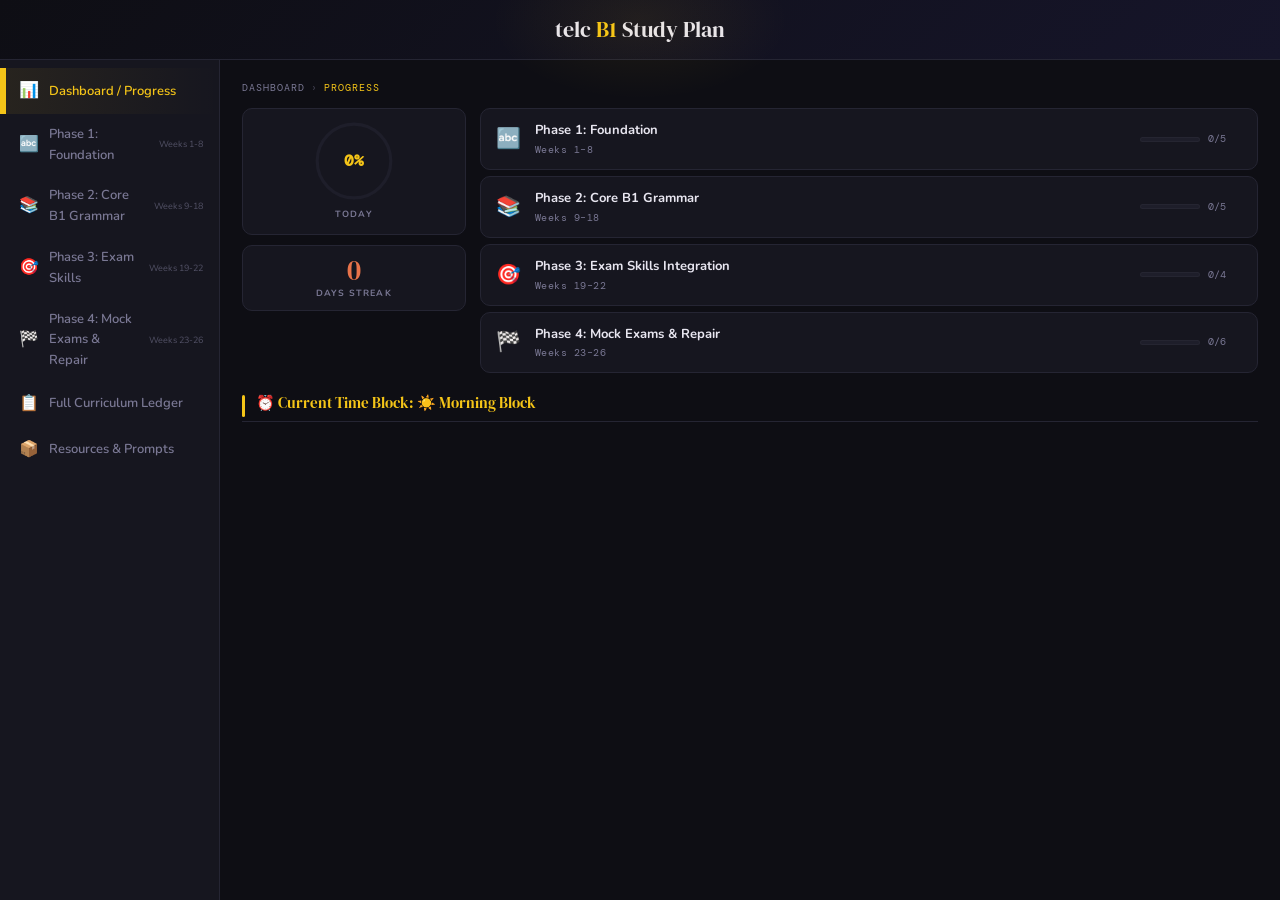
<file: index.html>
<!DOCTYPE html>
<html lang="en">
<head>
  <meta charset="UTF-8"/>
  <meta name="viewport" content="width=device-width, initial-scale=1.0, user-scalable=no"/>
  <meta name="theme-color" content="#0e0e14"/>
  <meta name="apple-mobile-web-app-capable" content="yes"/>
  <meta name="apple-mobile-web-app-status-bar-style" content="black-translucent"/>
  <link rel="manifest" href="manifest.json"/>
  <link rel="icon" href="data:image/svg+xml,<svg xmlns='http://www.w3.org/2000/svg' viewBox='0 0 100 100'><text y='.9em' font-size='90'>🇩🇪</text></svg>"/>
  <link rel="preconnect" href="https://fonts.googleapis.com"/>
  <link rel="preconnect" href="https://fonts.gstatic.com" crossorigin/>
  <link href="https://fonts.googleapis.com/css2?family=DM+Serif+Display:ital@0;1&family=DM+Mono:wght@400;500&family=Nunito:wght@400;500;600;700;800&display=swap" rel="stylesheet"/>
  <link rel="stylesheet" href="styles.css"/>
  <title>telc B1 — 6-Month Interactive Study Plan</title>
</head>
<body>

<div id="app">

  <!-- HEADER -->
  <header class="app-header">
    <button class="hamburger" id="hamburger" aria-label="Menu">☰</button>
    <h1>telc <span>B1</span> Study Plan</h1>
  </header>

  <!-- BODY -->
  <div class="app-body">

    <!-- SIDEBAR NAVIGATION -->
    <aside class="sidebar" id="sidebar"></aside>
    <div class="sidebar-backdrop" id="sidebar-backdrop"></div>

    <!-- MAIN PANEL -->
    <main class="main-panel" id="panel-dashboard"></main>

    <!-- PHASE PANELS -->
    <main class="main-panel hidden" id="panel-p1"></main>
    <main class="main-panel hidden" id="panel-p2"></main>
    <main class="main-panel hidden" id="panel-p3"></main>
    <main class="main-panel hidden" id="panel-p4"></main>
    <main class="main-panel hidden" id="panel-curr"></main>
    <main class="main-panel hidden" id="panel-res"></main>

  </div>

  <!-- ZEN MODE OVERLAY — new design -->
  <div class="zen-overlay" id="zen-overlay">
    <button class="zen-close" id="zen-close" aria-label="Exit focus mode">✕</button>
    <div class="zen-content" id="zen-content">

      <h1 class="zen-title" id="zen-title"></h1>
      <p class="zen-subtitle" id="zen-subtitle"></p>

      <!-- CENTRAL CARD: arc + timer -->
      <div class="zen-arc-wrap">
        <svg class="zen-arc-svg" viewBox="0 0 200 110" id="zen-arc-svg" aria-hidden="true">
          <defs>
            <linearGradient id="goldGradient" x1="0%" y1="0%" x2="100%" y2="0%">
              <stop offset="0%" stop-color="#d4a800" />
              <stop offset="50%" stop-color="#F5C423" />
              <stop offset="100%" stop-color="#ffe066" />
            </linearGradient>
          </defs>
          <path class="arc-bg" d="M 20 100 A 80 80 0 0 1 180 100" />
          <path class="arc-fg" id="zen-arc-fg" d="M 20 100 A 80 80 0 0 1 180 100" />
        </svg>
        <div class="zen-arc-time" id="zen-arc-time">15:00 left</div>
      </div>

      <!-- Controls — below card -->
      <div class="zen-controls">
        <button class="zen-arc-btn zen-arc-pause" id="zen-arc-pause" type="button" aria-label="Pause">
          <svg class="icon-play" viewBox="0 0 12 12" aria-hidden="true"><polygon points="2,1 11,6 2,11"/></svg>
          <svg class="icon-pause" viewBox="0 0 12 12" aria-hidden="true"><rect x="2" y="1" width="3" height="10" rx="1"/><rect x="7" y="1" width="3" height="10" rx="1"/></svg>
        </button>
        <button class="zen-arc-btn zen-arc-stop" id="zen-arc-stop" type="button" aria-label="Stop">
          <svg viewBox="0 0 12 12" aria-hidden="true"><rect x="2" y="2" width="8" height="8" rx="1"/></svg>
        </button>
      </div>

      <!-- Done CTA -->
      <button class="zen-done-btn" id="zen-done-btn">✓ Done</button>

      <!-- Bottom dock — skip only -->
      <div class="zen-bottom-dock">
        <a class="zen-skip-link" id="zen-skip-link" href="javascript:void(0)">Skip</a>
      </div>

    </div>
  </div>

  <!-- CELEBRATION CHECK OVERLAY -->
  <div class="celebration-check" id="celebration-check">
    <svg viewBox="0 0 100 100">
      <circle class="check-circle" cx="50" cy="50" r="44" />
      <path class="check-mark" d="M28 52 L44 68 L74 36" />
    </svg>
  </div>

  <!-- CONFETTI CONTAINER (populated dynamically) -->
  <div class="confetti-host" id="confetti-host"></div>

</div>

<script src="app.js"></script>
</body>
</html>
</file>
<file: styles.css>
:root {
  --bg: #0e0e14;
  --bg2: #16161f;
  --bg3: #1e1e2a;
  --gold: #f5c518;
  --orange: #e8734a;
  --text: #e8e6f0;
  --muted: #7a7894;
  --border: #252533;
  --green: #5eead4;
  --blue: #93c5fd;
  --radius: 10px;
  --transition: 0.3s cubic-bezier(0.4, 0, 0.2, 1);
}

*, *::before, *::after { box-sizing: border-box; margin: 0; padding: 0; }

html, body {
  height: 100%;
  overflow: hidden;
}

body {
  background: var(--bg);
  color: var(--text);
  font-family: 'Nunito', sans-serif;
  font-size: 15px;
  line-height: 1.6;
}

/* ── LAYOUT ── */
#app {
  display: flex;
  flex-direction: column;
  height: 100vh;
  height: 100dvh;
}

/* ── HEADER ── */
.app-header {
  background: linear-gradient(135deg, #0e0e14 0%, #16152a 100%);
  border-bottom: 1px solid var(--border);
  padding: 12px 18px;
  text-align: center;
  position: relative;
  z-index: 10;
  flex-shrink: 0;
}
.app-header::before {
  content: '';
  position: absolute;
  top: -60px; left: 50%; transform: translateX(-50%);
  width: 300px; height: 160px;
  background: radial-gradient(ellipse, rgba(245,197,24,0.07) 0%, transparent 70%);
  pointer-events: none;
}
.app-header h1 {
  font-family: 'DM Serif Display', serif;
  font-size: 22px;
  font-weight: normal;
}
.app-header h1 span { color: var(--gold); }

/* ── BODY: SIDEBAR + MAIN ── */
.app-body {
  display: flex;
  flex: 1;
  overflow: hidden;
}

/* ── SIDEBAR NAV ── */
.sidebar {
  width: 220px;
  background: var(--bg2);
  border-right: 1px solid var(--border);
  overflow-y: auto;
  flex-shrink: 0;
  padding: 8px 0;
}
.nav-item {
  display: flex;
  align-items: center;
  gap: 10px;
  padding: 10px 16px;
  cursor: pointer;
  color: var(--muted);
  font-size: 13px;
  font-weight: 600;
  border-left: 3px solid transparent;
  transition: var(--transition);
  user-select: none;
}
.nav-item:hover { color: var(--text); background: rgba(255,255,255,0.02); }
.nav-item.active {
  color: var(--gold);
  border-left-color: var(--gold);
  background: rgba(245,197,24,0.05);
}
.nav-icon { font-size: 16px; min-width: 20px; text-align: center; }
.nav-label { flex: 1; }
.nav-weeks {
  font-size: 9px;
  color: var(--muted);
  opacity: 0.6;
  font-weight: 400;
}

/* ── MAIN PANEL ── */
.main-panel {
  flex: 1;
  overflow-y: auto;
  padding: 20px 22px 40px;
}
.main-panel.hidden { display: none; }

/* ── DASHBOARD ── */
/* Breadcrumb */
.breadcrumb {
  display: flex;
  align-items: center;
  gap: 6px;
  font-size: 10px;
  color: var(--muted);
  margin-bottom: 12px;
  font-family: 'DM Mono', monospace;
  letter-spacing: 1px;
  text-transform: uppercase;
}
.breadcrumb .crumb-sep { opacity: 0.5; }
.breadcrumb .crumb-current { color: var(--gold); }

/* Dashboard layout: 20% progress | 80% phase list */
.dashboard-layout {
  display: grid;
  grid-template-columns: minmax(150px, 22%) 1fr;
  gap: 14px;
  align-items: start;
}
@media (max-width: 768px) {
  .dashboard-layout { grid-template-columns: 1fr; }
}

/* Progress compact column */
.progress-column {
  display: flex;
  flex-direction: column;
  gap: 10px;
}
.progress-card {
  background: var(--bg2);
  border: 1px solid var(--border);
  border-radius: var(--radius);
  padding: 12px;
  display: flex;
  flex-direction: column;
  align-items: center;
  justify-content: center;
}

/* Dopamine Ring — compact */
.ring-svg-wrap { position: relative; width: 80px; height: 80px; }
.ring-svg { width: 100%; height: 100%; transform: rotate(-90deg); overflow: visible; }
.ring-bg { fill: none; stroke: var(--bg3); stroke-width: 4; }
.ring-fg {
  fill: none;
  stroke: var(--gold);
  stroke-width: 4;
  stroke-linecap: round;
  stroke-dasharray: 289.03;
  stroke-dashoffset: 289.03;
  transition: stroke-dashoffset 0.6s ease;
}
.ring-label {
  position: absolute;
  inset: 0;
  display: flex;
  align-items: center;
  justify-content: center;
  font-family: 'DM Mono', monospace;
  font-size: 16px;
  font-weight: 700;
  color: var(--gold);
}
.ring-title {
  font-size: 9px;
  color: var(--muted);
  margin-top: 6px;
  font-weight: 700;
  letter-spacing: 1.2px;
  text-transform: uppercase;
}

/* Streak — compact */
.streak-num {
  font-family: 'DM Serif Display', serif;
  font-size: 28px;
  color: var(--orange);
  line-height: 1;
}
.streak-num.glowing {
  animation: streakGlow 2s ease-in-out infinite;
}
.streak-unit {
  font-size: 9px;
  color: var(--muted);
  font-weight: 700;
  margin-top: 2px;
  letter-spacing: 1.2px;
  text-transform: uppercase;
}
@keyframes streakGlow {
  0%, 100% { text-shadow: 0 0 8px rgba(232,115,74,0.3); }
  50% { text-shadow: 0 0 24px rgba(232,115,74,0.7); }
}

/* Phase list (right column on dashboard) */
.phase-list {
  display: flex;
  flex-direction: column;
  gap: 6px;
}
.phase-list-item {
  background: var(--bg2);
  border: 1px solid var(--border);
  border-radius: var(--radius);
  padding: 11px 14px;
  display: flex;
  align-items: center;
  gap: 12px;
  cursor: pointer;
  transition: var(--transition);
}
.phase-list-item:hover {
  background: rgba(255,255,255,0.02);
  border-color: rgba(245,197,24,0.3);
}
.phase-list-icon { font-size: 20px; min-width: 28px; text-align: center; }
.phase-list-info { flex: 1; min-width: 0; }
.phase-list-name { font-size: 13px; font-weight: 700; margin-bottom: 1px; }
.phase-list-meta { font-size: 10px; color: var(--muted); font-family: 'DM Mono', monospace; letter-spacing: 0.5px; }
.phase-list-progress {
  display: flex;
  align-items: center;
  gap: 8px;
  font-family: 'DM Mono', monospace;
  font-size: 10px;
  color: var(--muted);
}
.phase-list-bar {
  width: 50px;
  height: 4px;
  background: var(--bg3);
  border-radius: 2px;
  overflow: hidden;
}
.phase-list-bar-fill {
  height: 100%;
  background: var(--gold);
  border-radius: 2px;
  transition: width 0.3s ease;
}

/* ── SECTION TITLES ── */
.section-title {
  font-family: 'DM Serif Display', serif;
  font-size: 15px;
  font-weight: normal;
  color: var(--gold);
  margin-bottom: 12px;
  padding-bottom: 6px;
  border-bottom: 1px solid var(--border);
  display: flex;
  align-items: center;
  gap: 10px;
}

/* ── PHASE BANNER ── */
.phase-banner {
  background: var(--bg2);
  border: 1px solid var(--border);
  border-radius: var(--radius);
  padding: 16px 20px;
  margin-bottom: 18px;
  display: flex;
  justify-content: space-between;
  align-items: center;
  flex-wrap: wrap;
  gap: 10px;
}
.phase-banner h2 { font-family: 'DM Serif Display', serif; font-size: 20px; font-weight: normal; }
.phase-banner h2 small { font-size: 13px; color: var(--muted); font-family: 'Nunito', sans-serif; font-weight: 400; }
.phase-banner p { font-size: 12px; color: var(--muted); margin-top: 2px; }
.phase-badge {
  background: rgba(245,197,24,0.09);
  border: 1px solid rgba(245,197,24,0.22);
  color: var(--gold);
  padding: 4px 12px;
  border-radius: 20px;
  font-size: 11px;
  font-weight: 700;
  font-family: 'DM Mono', monospace;
  white-space: nowrap;
}

/* ── SCHEDULE ── */
.schedule-grid {
  display: grid;
  grid-template-columns: 1fr 1fr;
  gap: 12px;
  margin-bottom: 22px;
}
@media (max-width: 600px) { .schedule-grid { grid-template-columns: 1fr; } }
.schedule-block {
  background: var(--bg2);
  border: 1px solid var(--border);
  border-radius: var(--radius);
  overflow: hidden;
}
.schedule-block.full { grid-column: 1 / -1; }
.sblock-header {
  padding: 8px 14px;
  font-size: 11px;
  font-weight: 700;
  letter-spacing: 0.8px;
  text-transform: uppercase;
  display: flex;
  justify-content: space-between;
  align-items: center;
}
.schedule-block.am .sblock-header { background: rgba(245,197,24,0.07); color: var(--gold); border-bottom: 1px solid rgba(245,197,24,0.13); }
.schedule-block.pm .sblock-header { background: rgba(232,115,74,0.07); color: var(--orange); border-bottom: 1px solid rgba(232,115,74,0.13); }
.schedule-block.listen .sblock-header { background: rgba(94,234,212,0.07); color: var(--green); border-bottom: 1px solid rgba(94,234,212,0.13); }
.schedule-block.blue-block .sblock-header { background: rgba(147,197,253,0.07); color: var(--blue); border-bottom: 1px solid rgba(147,197,253,0.13); }

.dur { font-family: 'DM Mono', monospace; font-size: 10px; opacity: 0.65; font-weight: 400; }

.sitem {
  display: flex;
  gap: 10px;
  padding: 8px 14px;
  border-bottom: 1px solid rgba(255,255,255,0.04);
  cursor: pointer;
  transition: var(--transition);
  position: relative;
}
.sitem:last-child { border-bottom: none; }
.sitem:hover { background: rgba(255,255,255,0.02); }
.sitem.done {
  opacity: 0.45;
  text-decoration: line-through;
  text-decoration-color: var(--gold);
}
.sitem .check-icon {
  display: inline-block;
  width: 18px;
  height: 18px;
  border: 2px solid var(--muted);
  border-radius: 50%;
  flex-shrink: 0;
  margin-top: 2px;
  transition: var(--transition);
}
.sitem.done .check-icon {
  background: var(--gold);
  border-color: var(--gold);
}
.sitem.done .check-icon::after {
  content: '✓';
  display: flex;
  align-items: center;
  justify-content: center;
  font-size: 11px;
  font-weight: 700;
  color: var(--bg);
  line-height: 14px;
}

.stime {
  font-family: 'DM Mono', monospace;
  font-size: 11px;
  color: var(--muted);
  min-width: 46px;
  padding-top: 2px;
  white-space: nowrap;
}
.sact-name { font-size: 13px; font-weight: 700; color: var(--text); margin-bottom: 1px; }
.sact-detail { font-size: 11.5px; color: var(--muted); line-height: 1.5; }
.atag {
  display: inline-block;
  background: rgba(147,197,253,0.1);
  border: 1px solid rgba(147,197,253,0.18);
  color: var(--blue);
  font-size: 8px;
  font-weight: 800;
  letter-spacing: 0.5px;
  padding: 1px 5px;
  border-radius: 8px;
  margin-left: 4px;
  vertical-align: middle;
}

/* ── INFO BOXES ── */
.info-box {
  background: var(--bg2);
  border: 1px solid var(--border);
  border-left: 3px solid var(--gold);
  border-radius: 0 8px 8px 0;
  padding: 12px 15px;
  margin-bottom: 14px;
  font-size: 13px;
  line-height: 1.7;
}
.info-box.orange { border-left-color: var(--orange); }
.info-box.green { border-left-color: var(--green); }
.info-box.blue { border-left-color: var(--blue); }
.info-box strong { color: var(--gold); }
.info-box.orange strong { color: var(--orange); }
.info-box.green strong { color: var(--green); }
.info-box.blue strong { color: var(--blue); }

/* ── EXAM CARDS ── */
.exam-grid {
  display: grid;
  grid-template-columns: repeat(auto-fill, minmax(140px, 1fr));
  gap: 10px;
  margin-bottom: 20px;
}
.exam-card {
  background: var(--bg2);
  border: 1px solid var(--border);
  border-radius: var(--radius);
  padding: 14px;
  text-align: center;
}
.exam-card .pts { font-family: 'DM Serif Display', serif; font-size: 26px; color: var(--gold); }
.exam-card .pts-unit { font-size: 11px; color: var(--muted); }
.exam-card .sec-name { font-size: 12px; font-weight: 700; margin: 4px 0 2px; }
.exam-card .sec-time { font-size: 11px; color: var(--muted); font-family: 'DM Mono', monospace; }

.pass-bar {
  background: var(--bg3);
  border: 1px solid var(--border);
  border-radius: 8px;
  padding: 11px 15px;
  margin-bottom: 24px;
  display: flex;
  align-items: center;
  gap: 12px;
  flex-wrap: wrap;
}
.pass-bar-label { font-size: 12px; color: var(--muted); white-space: nowrap; }
.pass-items { display: flex; gap: 14px; flex-wrap: wrap; align-items: center; }
.pass-item { font-size: 13px; font-weight: 700; font-family: 'DM Mono', monospace; }
.pass-item .lbl { font-weight: 400; color: var(--muted); margin-right: 4px; font-family: 'Nunito', sans-serif; font-size: 12px; }

/* ── GRAMMAR CARDS ── */
.grammar-grid {
  display: grid;
  grid-template-columns: repeat(auto-fill, minmax(180px, 1fr));
  gap: 9px;
  margin-bottom: 22px;
}
.gcard {
  background: var(--bg2);
  border: 1px solid var(--border);
  border-radius: 8px;
  padding: 11px 13px;
}
.gcard .wk { font-family: 'DM Mono', monospace; font-size: 10px; color: var(--orange); letter-spacing: 1px; margin-bottom: 3px; }
.gcard .topic { font-size: 12px; font-weight: 600; line-height: 1.45; }

/* ── THEME LIST ── */
.theme-list {
  display: grid;
  grid-template-columns: repeat(auto-fill, minmax(140px, 1fr));
  gap: 8px;
  margin-bottom: 22px;
}
.titem {
  background: var(--bg2);
  border: 1px solid var(--border);
  border-radius: 8px;
  padding: 10px 12px;
  display: flex;
  align-items: center;
  gap: 10px;
}
.ticon { font-size: 18px; }
.tname { font-size: 12px; font-weight: 700; }
.tweeks { font-size: 10px; color: var(--muted); font-family: 'DM Mono', monospace; }

/* ── COLLAPSIBLE ── */
.collapsible {
  background: var(--bg2);
  border: 1px solid var(--border);
  border-radius: 10px;
  margin-bottom: 12px;
  overflow: hidden;
}
.collapsible-header {
  padding: 12px 16px;
  display: flex;
  align-items: center;
  gap: 10px;
  cursor: pointer;
  font-size: 13px;
  font-weight: 700;
  color: var(--text);
  user-select: none;
  transition: background 0.2s;
}
.collapsible-header:hover { background: rgba(255,255,255,0.02); }
.collapsible-arrow {
  font-size: 10px;
  color: var(--muted);
  transition: transform 0.25s ease;
  display: inline-block;
  width: 12px;
}
.collapsible.open .collapsible-arrow { transform: rotate(90deg); }
.collapsible-title { flex: 1; }
.collapsible-count {
  font-family: 'DM Mono', monospace;
  font-size: 10px;
  color: var(--muted);
  opacity: 0.7;
  font-weight: 400;
}
.collapsible-body {
  display: none;
  padding: 0 16px 16px;
}
.collapsible.open .collapsible-body { display: block; }
.collapsible-body > p:last-child,
.collapsible-body > div:last-child { margin-bottom: 0; }

.schedule-block.full-block { grid-column: 1 / -1; }

/* ── CURRICULUM TABLE ── */
.curr-wrap { overflow-x: auto; margin-bottom: 26px; }
.curr-table { width: 100%; border-collapse: collapse; font-size: 12px; }
.curr-table th {
  background: var(--bg3);
  padding: 8px 12px;
  text-align: left;
  font-size: 10px;
  font-weight: 800;
  letter-spacing: 1px;
  text-transform: uppercase;
  color: var(--muted);
  border-bottom: 1px solid var(--border);
  white-space: nowrap;
}
.curr-table td { padding: 8px 12px; border-bottom: 1px solid rgba(255,255,255,0.04); vertical-align: top; }
.curr-table tr:hover td { background: rgba(255,255,255,0.02); }
.curr-table .wk { font-family: 'DM Mono', monospace; color: var(--orange); white-space: nowrap; }
.pdot { display: inline-block; width: 7px; height: 7px; border-radius: 50%; margin-right: 5px; vertical-align: middle; }
.p1 { background: var(--gold); }
.p2 { background: var(--orange); }
.p3 { background: var(--green); }
.p4 { background: var(--blue); }

/* ── RESOURCES ── */
.res-item {
  background: var(--bg2);
  border: 1px solid var(--border);
  border-radius: 8px;
  padding: 12px 14px;
  margin-bottom: 8px;
  display: flex;
  gap: 12px;
}
.res-icon { font-size: 18px; min-width: 24px; }
.res-name { font-size: 13px; font-weight: 800; margin-bottom: 2px; }
.res-desc { font-size: 12px; color: var(--muted); line-height: 1.55; }
.res-link { display: inline-block; font-size: 11px; color: var(--blue); font-family: 'DM Mono', monospace; margin-top: 3px; text-decoration: none; opacity: 0.8; }
.res-link:hover { opacity: 1; text-decoration: underline; }

/* ── PROMPT BOXES ── */
.prompt-box { background: var(--bg3); border: 1px solid var(--border); border-radius: 8px; margin-bottom: 12px; overflow: hidden; }
.prompt-header {
  padding: 7px 13px;
  background: rgba(147,197,253,0.05);
  border-bottom: 1px solid var(--border);
  display: flex;
  justify-content: space-between;
  align-items: center;
}
.prompt-appname { font-size: 11px; font-weight: 800; color: var(--blue); letter-spacing: 1px; }
.copy-btn {
  background: rgba(147,197,253,0.08);
  border: 1px solid rgba(147,197,253,0.18);
  color: var(--blue);
  font-size: 10px;
  font-family: 'DM Mono', monospace;
  padding: 3px 9px;
  border-radius: 6px;
  cursor: pointer;
  transition: all 0.2s;
}
.copy-btn:hover { background: rgba(147,197,253,0.16); }
.copy-btn.ok { color: var(--green); border-color: var(--green); background: rgba(94,234,212,0.08); }
.ptext {
  padding: 13px 15px;
  font-family: 'DM Mono', monospace;
  font-size: 11px;
  color: #aab4cc;
  line-height: 1.75;
  white-space: pre-wrap;
  word-break: break-word;
}
.ph { color: var(--gold); }

/* ── EYE ICON ── */
.eye-btn {
  background: none;
  border: 1px solid var(--border);
  color: var(--muted);
  cursor: pointer;
  padding: 4px 8px;
  border-radius: 6px;
  display: inline-flex;
  align-items: center;
  gap: 4px;
  font-size: 13px;
  transition: var(--transition);
  margin-left: auto;
}
.eye-btn:hover { color: var(--gold); border-color: rgba(245,197,24,0.3); }
.eye-btn.active { color: var(--gold); background: rgba(245,197,24,0.08); border-color: rgba(245,197,24,0.3); }
.eye-btn svg { width: 18px; height: 18px; }

/* ── ZEN MODE OVERLAY — New Design (Flashcard Review Style) ── */
.zen-overlay {
  position: fixed;
  inset: 0;
  background: #12141f;
  z-index: 1000;
  display: none;
  flex-direction: column;
  align-items: center;
  justify-content: center;
  padding: 32px 24px;
  animation: zenFadeIn 0.35s ease;
}
.zen-overlay.open { display: flex; }
.zen-overlay.closing { animation: zenFadeOut 0.3s ease forwards; }

@keyframes zenFadeIn {
  from { opacity: 0; transform: scale(0.96); }
  to { opacity: 1; transform: scale(1); }
}
@keyframes zenFadeOut {
  from { opacity: 1; transform: scale(1); }
  to { opacity: 0; transform: scale(0.96); }
}

/* Close button — thin minimal grey, top right */
.zen-close {
  position: absolute;
  top: 16px;
  right: 16px;
  background: none;
  border: none;
  color: var(--muted);
  font-size: 20px;
  cursor: pointer;
  width: 36px;
  height: 36px;
  border-radius: 50%;
  display: flex;
  align-items: center;
  justify-content: center;
  transition: var(--transition);
  opacity: 0.5;
  line-height: 1;
}
.zen-close:hover { opacity: 1; color: var(--text); }

/* Content column */
.zen-content {
  text-align: center;
  max-width: 360px;
  width: 100%;
  display: flex;
  flex-direction: column;
  align-items: center;
  gap: clamp(14px, 3vh, 22px);
}

/* ── TITLE: large serif gold ── */
.zen-title {
  font-family: 'DM Serif Display', serif;
  font-size: clamp(1.6rem, 6vw, 2.6rem);
  font-weight: normal;
  color: #F5C423;
  line-height: 1.1;
  letter-spacing: 0.3px;
  text-align: center;
  margin: 0;
}

/* ── SUBTITLE: muted tan/beige small ── */
.zen-subtitle {
  font-size: 12px;
  color: #b8aa8a;
  text-align: center;
  line-height: 1.5;
  max-width: 300px;
  margin: 0;
  margin-top: -4px;
  font-weight: 400;
}

/* ── CENTRAL CARD POD ── */
.zen-arc-wrap {
  position: relative;
  width: 100%;
  max-width: 300px;
  margin: 2px auto 0;
  padding: 24px 28px 28px;
  background: linear-gradient(165deg, #1a1a2e 0%, #12141f 100%);
  border-radius: 16px;
  box-shadow: 0 8px 32px rgba(0,0,0,0.5), inset 0 1px 0 rgba(255,255,255,0.06);
  display: flex;
  flex-direction: column;
  align-items: center;
  gap: 6px;
  transform: translateZ(0);
}

/* Arc SVG — sits at top of card */
.zen-arc-svg {
  width: 100%;
  height: auto;
  max-width: 220px;
  overflow: visible;
}
.arc-bg {
  fill: none;
  stroke: #1e2035;
  stroke-width: 2.8;
  stroke-linecap: round;
}
.arc-fg {
  fill: none;
  stroke: url(#goldGradient);
  stroke-width: 2.8;
  stroke-linecap: round;
  stroke-dasharray: 251.33;
  stroke-dashoffset: 251.33;
  transition: stroke-dashoffset 0.95s linear, filter 0.4s ease;
}
.arc-fg.ended {
  stroke: var(--green);
  filter: drop-shadow(0 0 12px rgba(94, 234, 212, 0.6));
}

/* Timer text — monospace digital clock below arc peak */
.zen-arc-time {
  font-family: 'DM Mono', monospace;
  font-size: 22px;
  font-weight: 700;
  color: #F5C423;
  letter-spacing: 2px;
  text-align: center;
  white-space: nowrap;
  pointer-events: none;
  margin-top: -4px;
  margin-bottom: 6px;
  text-shadow: 0 0 14px rgba(245, 196, 35, 0.55), 0 0 30px rgba(245, 196, 35, 0.25);
  transition: color 0.3s ease;
}
.zen-arc-time.ended {
  color: var(--green);
  font-weight: 700;
  animation: arcEndedPulse 1.2s ease-in-out infinite;
}
.zen-arc-time.paused {
  color: var(--orange);
  animation: arcPausedPulse 1.5s ease-in-out infinite;
}
@keyframes arcPausedPulse {
  0%, 100% { opacity: 0.7; }
  50%      { opacity: 1; }
}
@keyframes arcEndedPulse {
  0%, 100% { opacity: 0.85; }
  50%      { opacity: 1; }
}

/* ── SIDE-BY-SIDE CONTROLS — below card, outside arc-wrap ── */
.zen-controls {
  display: flex;
  gap: 14px;
  align-items: center;
  justify-content: center;
  margin-top: 0;
}

/* Circular control buttons */
.zen-arc-btn {
  width: 40px;
  height: 40px;
  border-radius: 50%;
  background: #1a1a2e;
  border: 1.5px solid #2a2a40;
  color: var(--muted);
  display: flex;
  align-items: center;
  justify-content: center;
  cursor: pointer;
  transition: all 0.25s ease;
  box-shadow: 0 4px 16px rgba(0,0,0,0.4);
}
.zen-arc-stop {
  width: 32px !important;
  height: 32px !important;
  border-radius: 6px !important;
}
.zen-arc-btn:hover {
  transform: translateY(-2px) scale(1.05);
}
.zen-arc-btn:active { transform: scale(0.92); }
.zen-arc-btn svg {
  width: 16px;
  height: 16px;
  fill: currentColor;
  display: block;
}

/* Play icon shown by default, pause hidden */
.zen-arc-pause .icon-play { display: block; }
.zen-arc-pause .icon-pause { display: none; }
/* When running: show pause, hide play */
.zen-arc-pause.running .icon-play { display: none; }
.zen-arc-pause.running .icon-pause { display: block; }

/* Pause button — cyan glow when running */
.zen-arc-pause.running {
  color: #44D7B6;
  border-color: rgba(68, 215, 182, 0.5);
  background: rgba(68, 215, 182, 0.1);
  box-shadow: 0 0 20px rgba(68, 215, 182, 0.5), 0 4px 16px rgba(0,0,0,0.4);
  animation: pausePulse 1.6s ease-in-out infinite;
}
.zen-arc-pause.running:hover {
  border-color: #44D7B6;
  background: rgba(68, 215, 182, 0.18);
}
.zen-arc-pause.paused {
  color: var(--orange);
  border-color: rgba(232,115,74,0.5);
  background: rgba(232,115,74,0.1);
  box-shadow: 0 0 16px rgba(232,115,74,0.4), 0 4px 16px rgba(0,0,0,0.4);
}
.zen-arc-pause.paused:hover {
  border-color: var(--orange);
  background: rgba(232,115,74,0.18);
}

@keyframes pausePulse {
  0%, 100% { box-shadow: 0 0 16px rgba(68, 215, 182, 0.4), 0 4px 16px rgba(0,0,0,0.4); }
  50%      { box-shadow: 0 0 28px rgba(68, 215, 182, 0.8), 0 4px 16px rgba(0,0,0,0.4); }
}

/* Stop button — gold glow on hover */
.zen-arc-stop:hover {
  color: #F5C423;
  border-color: rgba(245, 196, 35, 0.5);
  background: rgba(245, 196, 35, 0.1);
  box-shadow: 0 0 20px rgba(245, 196, 35, 0.4), 0 4px 16px rgba(0,0,0,0.4);
}

/* ── DONE CTA: capsule gold with glow ── */
.zen-done-btn {
  background: #F5C423;
  color: #121214;
  border: none;
  font-family: 'Nunito', sans-serif;
  font-size: 17px;
  font-weight: 800;
  padding: 16px 56px;
  border-radius: 50px;
  cursor: pointer;
  letter-spacing: 0.4px;
  transition: transform 0.15s, box-shadow 0.2s, background 0.2s;
  touch-action: manipulation;
  min-width: 200px;
  box-shadow: 0 8px 30px rgba(245, 196, 35, 0.45), 0 2px 0 rgba(255,255,255,0.15) inset;
  position: relative;
  overflow: hidden;
}
.zen-done-btn:hover {
  background: #ffe066;
  transform: translateY(-2px);
  box-shadow: 0 12px 40px rgba(245, 196, 35, 0.6), 0 2px 0 rgba(255,255,255,0.15) inset;
}
.zen-done-btn:active { transform: scale(0.96); }

/* ── BOTTOM DOCK — skip only ── */
.zen-bottom-dock {
  display: flex;
  align-items: center;
  justify-content: center;
  width: 100%;
  max-width: 300px;
  padding: 10px 16px;
  background: rgba(18, 20, 31, 0.85);
  backdrop-filter: blur(8px);
  -webkit-backdrop-filter: blur(8px);
  border-radius: 12px;
  border: 1px solid rgba(255,255,255,0.04);
  margin-top: 4px;
}

.zen-skip-link {
  background: none;
  border: none;
  color: var(--muted);
  font-size: 11px;
  cursor: pointer;
  font-family: 'Nunito', sans-serif;
  text-decoration: none;
  opacity: 0.6;
  transition: opacity 0.2s, color 0.2s;
  letter-spacing: 0.3px;
}
.zen-skip-link:hover { opacity: 1; color: var(--text); }

/* Ripple on zen done button */
.zen-done-btn .ripple {
  position: absolute;
  border-radius: 50%;
  background: rgba(255,255,255,0.35);
  transform: scale(0);
  animation: ripple 0.6s ease-out;
  pointer-events: none;
}
@keyframes ripple {
  to { transform: scale(2.5); opacity: 0; }
}

/* ── CELEBRATION OVERLAY (full-screen check) ── */
.celebration-check {
  position: fixed;
  inset: 0;
  display: flex;
  align-items: center;
  justify-content: center;
  pointer-events: none;
  z-index: 9998;
  opacity: 0;
}
.celebration-check.show { animation: celebrationAnim 1.1s cubic-bezier(0.34, 1.56, 0.64, 1); }
@keyframes celebrationAnim {
  0%   { opacity: 0; transform: scale(0.4); }
  25%  { opacity: 1; transform: scale(1.15); }
  55%  { opacity: 1; transform: scale(1); }
  85%  { opacity: 1; transform: scale(1.05); }
  100% { opacity: 0; transform: scale(1.2); }
}
.celebration-check svg {
  width: 130px;
  height: 130px;
  filter: drop-shadow(0 0 30px rgba(94, 234, 212, 0.7));
}
.celebration-check .check-circle {
  fill: rgba(14, 14, 20, 0.85);
  stroke: var(--green);
  stroke-width: 4;
  transform-origin: center;
  transform: scale(0);
  animation: checkCirclePop 0.4s cubic-bezier(0.34, 1.56, 0.64, 1) forwards;
}
.celebration-check .check-mark {
  fill: none;
  stroke: var(--green);
  stroke-width: 7;
  stroke-linecap: round;
  stroke-linejoin: round;
  stroke-dasharray: 70;
  stroke-dashoffset: 70;
  animation: checkDraw 0.35s ease 0.25s forwards;
}
@keyframes checkCirclePop {
  to { transform: scale(1); }
}
@keyframes checkDraw {
  to { stroke-dashoffset: 0; }
}

/* ── CONFETTI ── */
.confetti-host {
  position: fixed;
  inset: 0;
  pointer-events: none;
  z-index: 9997;
  overflow: hidden;
}
.confetti-piece {
  position: absolute;
  width: 9px;
  height: 14px;
  border-radius: 2px;
  top: 50%;
  left: 50%;
  opacity: 0;
  animation: confettiBurst 1.4s cubic-bezier(0.25, 0.46, 0.45, 0.94) forwards;
  will-change: transform, opacity;
}
@keyframes confettiBurst {
  0% {
    opacity: 1;
    transform: translate(0, 0) rotate(0deg) scale(1);
  }
  100% {
    opacity: 0;
    transform: translate(var(--cx), var(--cy)) rotate(var(--cr)) scale(0.6);
  }
}

/* ── STEP FLASH (in phase view) ── */
.sitem.just-done {
  animation: itemFlash 0.7s ease;
  background: rgba(94, 234, 212, 0.12) !important;
  border-left: 3px solid var(--green) !important;
}
@keyframes itemFlash {
  0%   { background: rgba(94, 234, 212, 0.35) !important; transform: translateX(2px); }
  60%  { background: rgba(94, 234, 212, 0.18) !important; transform: translateX(0); }
  100% { background: rgba(94, 234, 212, 0.12) !important; }
}

/* ── STREAK FIRE ── */
.streak-fire {
  font-size: 18px;
  line-height: 1;
  margin-bottom: 2px;
  filter: drop-shadow(0 0 8px rgba(232,115,74,0.55));
  animation: fireFlicker 1.8s ease-in-out infinite;
  display: inline-block;
}
@keyframes fireFlicker {
  0%, 100% { transform: scale(1) rotate(-3deg) translateY(0); }
  50%      { transform: scale(1.12) rotate(3deg) translateY(-1px); }
}
.streak-card { padding: 10px 12px; }
.progress-card.streak-active {
  background: linear-gradient(160deg, rgba(232,115,74,0.08) 0%, var(--bg2) 60%);
  border-color: rgba(232,115,74,0.25);
}

/* ── PROGRESS BAR SHINE ── */
.phase-list-bar {
  width: 60px;
  height: 5px;
  background: var(--bg3);
  border-radius: 3px;
  overflow: hidden;
  position: relative;
  border: 1px solid rgba(255,255,255,0.03);
}
.phase-list-bar-fill {
  height: 100%;
  background: linear-gradient(90deg, #d4a800 0%, #f5c518 50%, #ffe066 100%);
  border-radius: 3px;
  transition: width 0.6s cubic-bezier(0.34, 1.56, 0.64, 1);
  position: relative;
  box-shadow: 0 0 6px rgba(245, 197, 24, 0.35);
}
.phase-list-bar-fill::after {
  content: '';
  position: absolute;
  inset: 0;
  background: linear-gradient(90deg, transparent 0%, rgba(255,255,255,0.45) 50%, transparent 100%);
  animation: barShine 2.6s ease-in-out infinite;
  transform: translateX(-100%);
}
@keyframes barShine {
  0%   { transform: translateX(-100%); }
  60%  { transform: translateX(120%); }
  100% { transform: translateX(120%); }
}

/* ── PHASE LIST — ARROW + LIFT ── */
.phase-list-item {
  position: relative;
  transition: transform 0.2s ease, border-color 0.2s, background 0.2s, box-shadow 0.2s;
}
.phase-list-item::before {
  content: '';
  position: absolute;
  left: 0; top: 0; bottom: 0;
  width: 3px;
  background: var(--gold);
  border-radius: 3px 0 0 3px;
  transform: scaleY(0);
  transform-origin: center;
  transition: transform 0.25s cubic-bezier(0.34, 1.56, 0.64, 1);
}
.phase-list-item:hover {
  transform: translateX(3px);
  border-color: rgba(245,197,24,0.3);
  box-shadow: 0 4px 16px rgba(0,0,0,0.25);
}
.phase-list-item:hover::before { transform: scaleY(0.65); }
.phase-list-item:active { transform: translateX(2px) scale(0.99); }
.phase-list-item.complete { border-color: rgba(94, 234, 212, 0.25); }
.phase-list-item.complete::before { background: var(--green); transform: scaleY(0.5); }
.phase-list-arrow {
  font-size: 18px;
  color: var(--muted);
  opacity: 0;
  transform: translateX(-4px);
  transition: opacity 0.2s, transform 0.2s, color 0.2s;
  font-weight: 700;
}
.phase-list-item:hover .phase-list-arrow {
  opacity: 1;
  transform: translateX(0);
  color: var(--gold);
}

/* ── PRESS FEEDBACK ── */
.eye-btn, .copy-btn, .zen-done-btn, .nav-item, button {
  transition: transform 0.15s ease, box-shadow 0.2s ease, background 0.2s ease, border-color 0.2s ease;
}
.eye-btn:active, .zen-done-btn:active, .nav-item:active { transform: scale(0.96); }

/* ── RIPPLE ON ZEN DONE ── */
.zen-done-btn {
  position: relative;
  overflow: hidden;
}
.zen-done-btn .ripple {
  position: absolute;
  border-radius: 50%;
  background: rgba(255,255,255,0.4);
  transform: scale(0);
  animation: ripple 0.6s ease-out;
  pointer-events: none;
}
@keyframes ripple {
  to { transform: scale(2.5); opacity: 0; }
}

/* ── SITEM HOVER + PRESS ── */
.sitem {
  transition: background 0.2s, transform 0.2s, border-left-color 0.2s;
  border-left: 3px solid transparent;
  padding-left: 11px;
}
.sitem:hover {
  background: rgba(255,255,255,0.025);
  border-left-color: rgba(245,197,24,0.4);
}
.sitem:active { transform: scale(0.995); }
.sitem.done { border-left-color: var(--green); }

/* ── CHECK ICON POLISH ── */
.sitem .check-icon {
  display: inline-flex;
  align-items: center;
  justify-content: center;
  width: 20px;
  height: 20px;
  border: 2px solid var(--muted);
  border-radius: 50%;
  flex-shrink: 0;
  margin-top: 2px;
  transition: all 0.3s cubic-bezier(0.34, 1.56, 0.64, 1);
  background: transparent;
  position: relative;
}
.sitem.done .check-icon {
  background: linear-gradient(135deg, #5eead4 0%, #10b981 100%);
  border-color: var(--green);
  animation: checkPop 0.5s cubic-bezier(0.34, 1.56, 0.64, 1);
  box-shadow: 0 0 12px rgba(94, 234, 212, 0.5);
}
@keyframes checkPop {
  0%   { transform: scale(0.6); }
  50%  { transform: scale(1.3); }
  100% { transform: scale(1); }
}
.sitem.done .check-icon::after {
  content: '✓';
  font-size: 13px;
  font-weight: 900;
  color: var(--bg);
  line-height: 1;
  animation: checkIn 0.25s ease 0.15s both;
}
@keyframes checkIn {
  from { opacity: 0; transform: scale(0); }
  to   { opacity: 1; transform: scale(1); }
}

/* ── PROGRESS RING GLOW ── */
.progress-card.ring-card {
  position: relative;
  overflow: visible;
}
.progress-card.ring-card::after {
  content: '';
  position: absolute;
  top: 18px;
  left: 50%;
  transform: translateX(-50%);
  width: 80px;
  height: 80px;
  border-radius: 50%;
  background: radial-gradient(circle, rgba(245,197,24,0.18) 0%, transparent 65%);
  pointer-events: none;
  z-index: -1;
  opacity: 0;
  transition: opacity 0.6s;
}
.progress-card.ring-card.has-progress::after { opacity: 1; }
.ring-fg {
  filter: drop-shadow(0 0 4px rgba(245,197,24,0.4));
}

/* ── SECTION TITLE WITH ICON ── */
.section-title {
  position: relative;
  padding-left: 14px;
}
.section-title::before {
  content: '';
  position: absolute;
  left: 0;
  top: 4px;
  bottom: 4px;
  width: 3px;
  background: var(--gold);
  border-radius: 2px;
}

/* ── CARD POLISH — SUBTLE GRADIENTS ── */
.collapsible {
  background: linear-gradient(160deg, var(--bg2) 0%, rgba(30,30,42,0.7) 100%);
  border: 1px solid var(--border);
  transition: border-color 0.2s, box-shadow 0.2s;
}
.collapsible.open { border-color: rgba(245,197,24,0.18); box-shadow: 0 4px 18px rgba(0,0,0,0.2); }
.collapsible-header:hover { background: rgba(255,255,255,0.025); }
.collapsible-arrow { color: var(--gold); }

.schedule-block {
  background: linear-gradient(160deg, var(--bg2) 0%, rgba(30,30,42,0.7) 100%);
}

/* ── COLLAPSIBLE TRANSITION ── */
.collapsible-body {
  display: none;
  animation: collapsibleIn 0.3s ease;
}
.collapsible.open .collapsible-body { display: block; }
@keyframes collapsibleIn {
  from { opacity: 0; transform: translateY(-4px); }
  to   { opacity: 1; transform: translateY(0); }
}

/* ── NAV ACTIVE PULSE ── */
.nav-item.active {
  background: linear-gradient(90deg, rgba(245,197,24,0.08) 0%, transparent 100%);
  box-shadow: inset 3px 0 0 var(--gold);
}

/* ── RESPONSIVE ── */
@media (max-width: 768px) {
  .sidebar {
    position: fixed;
    left: 0;
    top: 0;
    bottom: 0;
    z-index: 100;
    transform: translateX(-100%);
    transition: transform 0.3s ease;
    width: 260px;
    box-shadow: 4px 0 30px rgba(0,0,0,0.4);
  }
  .sidebar.open { transform: translateX(0); }

  .sidebar-backdrop {
    position: fixed;
    inset: 0;
    background: rgba(0,0,0,0.5);
    z-index: 99;
    display: none;
  }
  .sidebar-backdrop.open { display: block; }

  .hamburger {
    display: flex !important;
    align-items: center;
    justify-content: center;
    background: none;
    border: 1px solid var(--border);
    color: var(--text);
    font-size: 20px;
    cursor: pointer;
    padding: 6px 10px;
    border-radius: 6px;
    position: absolute;
    left: 14px;
    top: 50%;
    transform: translateY(-50%);
  }
  .main-panel { padding: 14px 14px 30px; }
}

.hamburger { display: none; }

/* ── UTILITY ── */
.hidden { display: none !important; }
</file>
